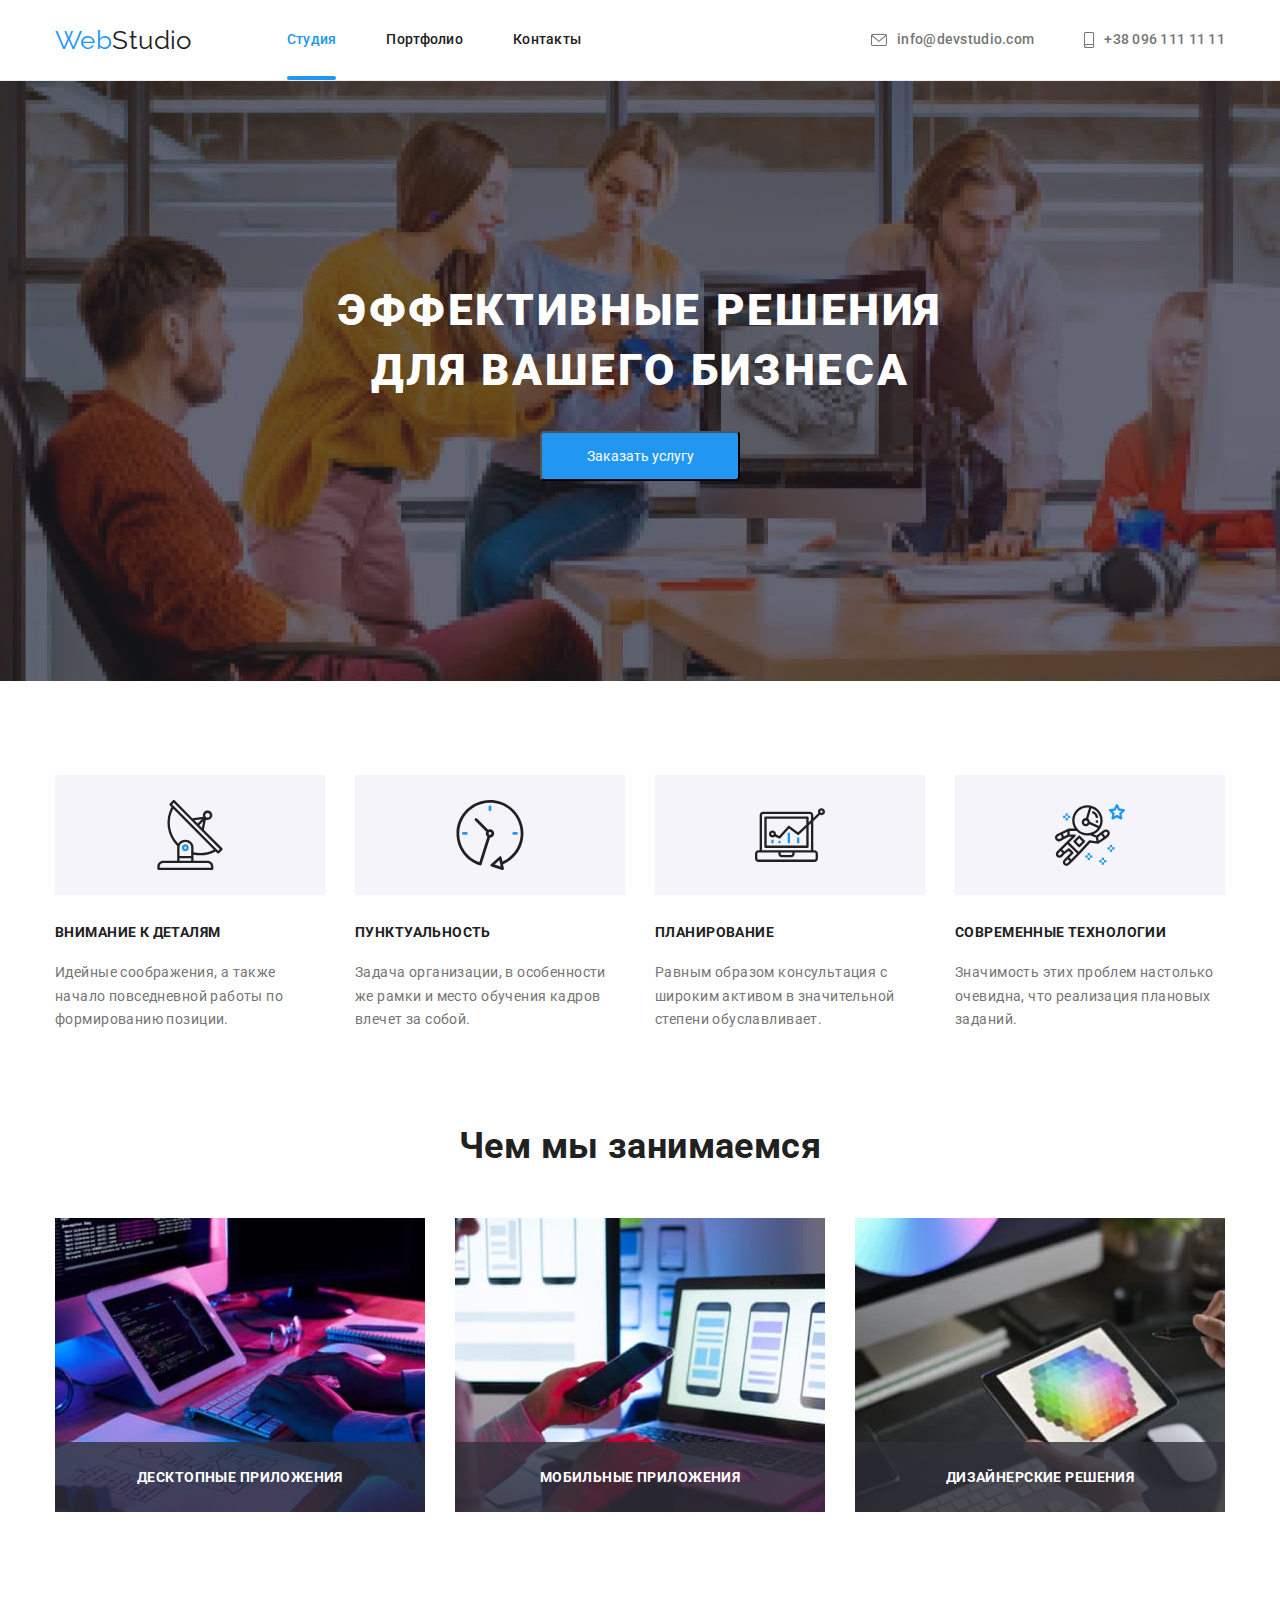
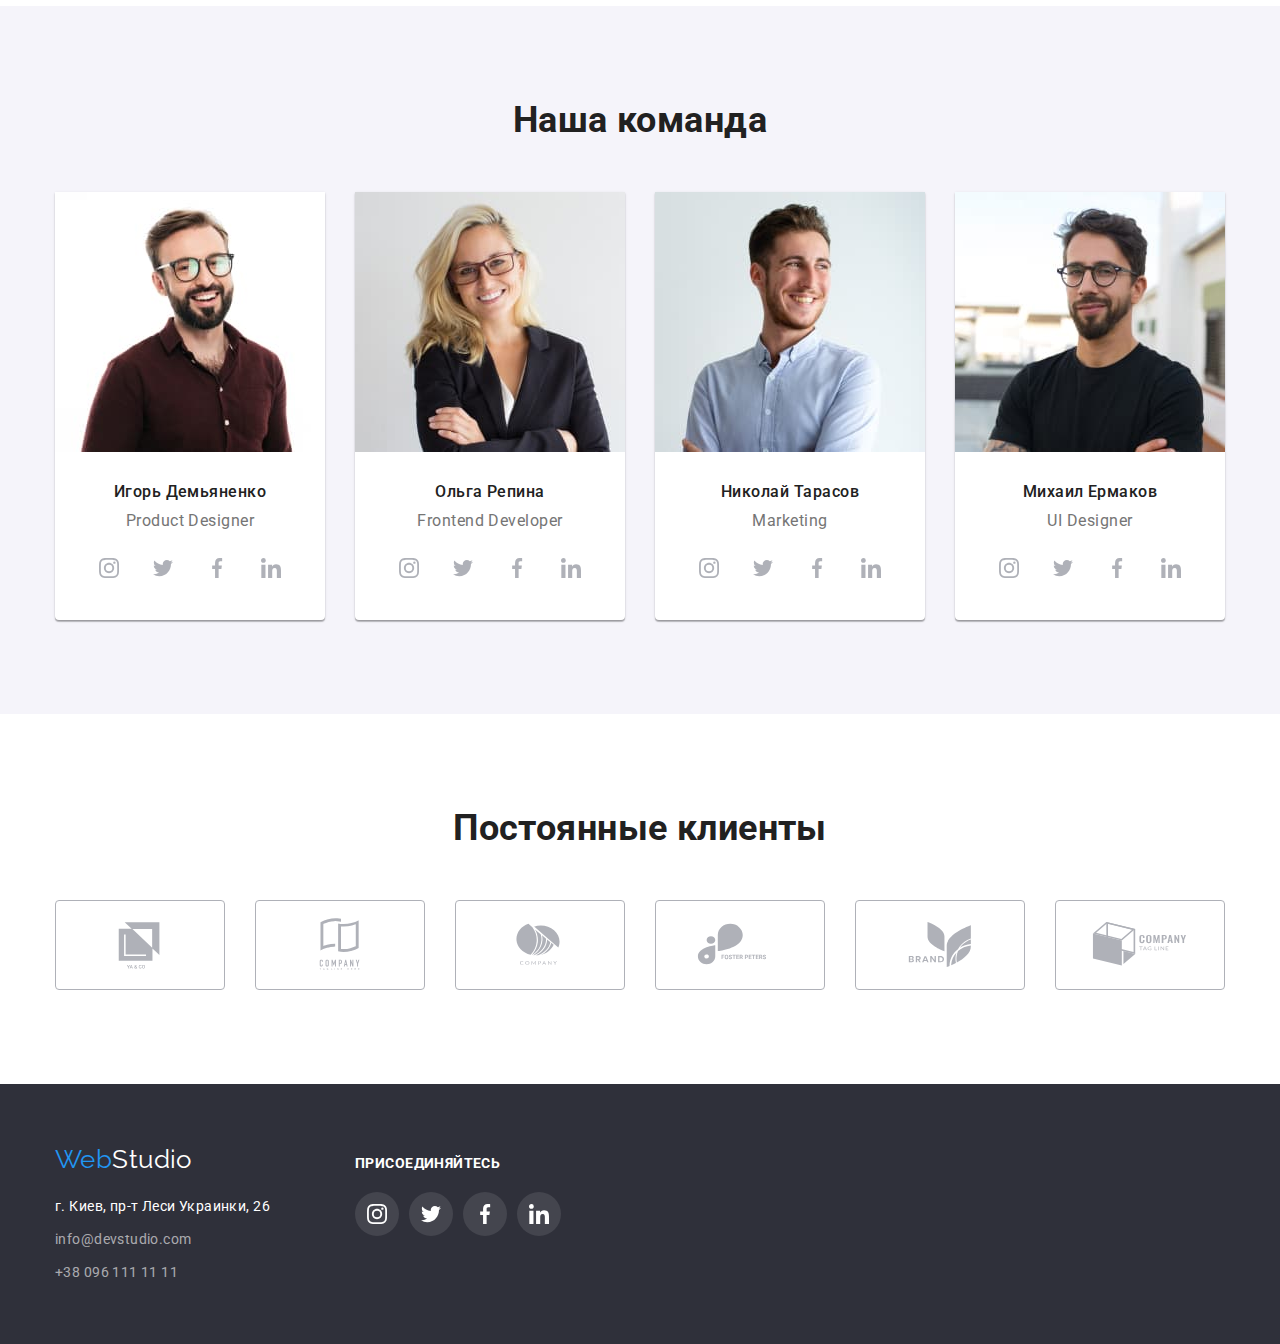
<file: index.html>
<!DOCTYPE html>
<html lang="ru">
<head>
    <meta charset="UTF-8">
    <meta http-equiv="X-UA-Compatible" content="IE=edge">
    <meta name="viewport" content="width=device-width, initial-scale=1.0">
    <title>WebStudio</title>
    <link rel="preconnect" href="https://fonts.googleapis.com">
    <link rel="preconnect" href="https://fonts.gstatic.com" crossorigin>
    <link href="https://fonts.googleapis.com/css2?family=Raleway:wght@700&family=Roboto:wght@400;500;700;900&display=swap" rel="stylesheet">
    <link rel="stylesheet" href="https://cdnjs.cloudflare.com/ajax/libs/modern-normalize/1.1.0/modern-normalize.min.css">
    <link rel="stylesheet" href="./css/styles.css">
</head>
<body>
    <header class="page-header">
        <div class="container main-header">
            <nav class="main-nav">
                <a class="logo" href="./index.html">
                    <span class="logo-color">Web</span>Studio
                </a>
                <ul class="list nav-list">
                    <li class="nav-item"><a class="link nav-link currentpage" href="./index.html">Студия</a></li>
                    <li class="nav-item"><a class="link nav-link" href="./portfolio.html">Портфолио</a></li>
                    <li class="nav-item"><a class="link nav-link" href="">Контакты</a></li>
                </ul>
            </nav>
            <ul class="list nav-info">
                <li class="nav-item">
                    <a class="link nav-contact" href="mailto:info@devstudio.com">
                        <svg class="nav-icon" width="16px" height="12px">
                            <use href="./images/icons.svg#icon-envelope"></use>
                        </svg>
                        info@devstudio.com
                    </a>
                </li>
                <li class="nav-item">
                    <a class="link nav-contact" href="tel:+380961111111">
                        <svg class="nav-icon" width="10px" height="16px">
                            <use href="./images/icons.svg#icon-smartphone"></use>
                        </svg>
                        +38 096 111 11 11
                    </a>
                </li>
            </ul>
        </div>
    </header>

    <main>
        <!-- HERO -->
        <section class="hero">
            <div class="container">
                <h1 class="hero-title">Эффективные решения для вашего бизнеса</h1>
                <button class="hero-button" type="button" data-modal-open>Заказать услугу</button>
            </div>
        </section>

        <!-- Особенности -->
        <section class="section features-main">
            <div class="container">
                <h2 class="hide-title">Особенности</h2> <!-- для accessibility. нужно будет спрятать -->
                
                <ul class="list features-list">
                    <li class="features-item icon-antenna">
                        <h3 class="features-title">Внимание к деталям</h3>
                        <p class="features-text">Идейные соображения, а также начало повседневной работы по формированию позиции.</p>
                    </li>
                    <li class="features-item icon-clock">
                        <h3 class="features-title">Пунктуальность</h3>
                        <p class="features-text">Задача организации, в особенности же рамки и место обучения кадров влечет за собой.</p>
                    </li>
                    <li class="features-item icon-diagram">
                        <h3 class="features-title">Планирование</h3>
                        <p class="features-text">Равным образом консультация с широким активом в значительной степени обуславливает.</p>
                    </li>
                    <li class="features-item icon-astraunavt">
                        <h3 class="features-title">Современные технологии</h3>
                        <p class="features-text">Значимость этих проблем настолько очевидна, что реализация плановых заданий.</p>
                    </li>
                </ul>
            </div>
        </section>

        <!-- Чем мы занимаемся -->
        <section class="section">
            <div class="container">
                <h2 class="section-title">Чем мы занимаемся</h2>
                <ul class="list description-list">
                    <li class="description-item">
                        <img class="description-img" width="370" src="./images/description/coding.jpg" alt="Кодировка">
                        <div class="description-block">
                            <p class="description-label">Десктопные приложения</p>
                        </div>
                    </li>
                    <li class="description-item">
                        <img class="description-img" width="370" src="./images/description/phone.jpg" alt="Телефон">
                        <div class="description-block">
                            <p class="description-label">Мобильные приложения</p>
                        </div>
                    </li>
                    <li class="description-item">
                        <img class="description-img" width="370" src="./images/description/tablet.jpg" alt="Планшет">
                        <div class="description-block">
                            <p class="description-label">Дизайнерские решения</p>
                        </div>
                    </li>
                </ul>
            </div>
        </section>

        <!-- Наша команда -->
        <section class="section ourteam">
            <div class="container">
                <h2 class="section-title">Наша команда</h2>
                <ul class="list team-list">
                    <li class="team-card">
                        <img width="270" src="./images/team/Igor.jpg" alt="Игорь Демьяненко">
                        <div class="team-layout">
                            <h3 class="team-name">Игорь Демьяненко</h3>
                            <p class="team-description">Product Designer</p>
                            <ul class="list icon-society">
                                <li class="list-society">
                                    <a class="society" target="_blank" rel="noopener noreferrer" href="">
                                        <svg width="20px" height="20px">
                                            <use href="./images/icons.svg#icon-instagram"></use>
                                        </svg>
                                    </a>
                                </li>
                                <li class="list-society">
                                    <a class="society" target="_blank" rel="noopener noreferrer" href="">
                                        <svg width="20px" height="20px">
                                            <use href="./images/icons.svg#icon-twitter"></use>
                                        </svg>
                                    </a>
                                </li>
                                <li class="list-society">
                                    <a class="society" target="_blank" rel="noopener noreferrer" href="">
                                        <svg width="20px" height="20px">
                                            <use href="./images/icons.svg#icon-facebook"></use>
                                        </svg>
                                    </a>
                                </li>
                                <li class="list-society">
                                    <a class="society" target="_blank" rel="noopener noreferrer" href="">
                                        <svg width="20px" height="20px">
                                            <use href="./images/icons.svg#icon-linkedin"></use>
                                        </svg>
                                    </a>
                                </li>
                            </ul>
                        </div>
                    </li>
                    <li class="team-card">
                        <img width="270" src="./images/team/Olga.jpg" alt="Ольга Репина">
                        <div class="team-layout">
                            <h3 class="team-name">Ольга Репина</h3>
                            <p class="team-description">Frontend Developer</p>
                            <ul class="list icon-society">
                                <li class="list-society">
                                    <a class="society" target="_blank" rel="noopener noreferrer" href="">
                                        <svg width="20px" height="20px">
                                            <use href="./images/icons.svg#icon-instagram"></use>
                                        </svg>
                                    </a>
                                </li>
                                <li class="list-society">
                                    <a class="society" target="_blank" rel="noopener noreferrer" href="">
                                        <svg width="20px" height="20px">
                                            <use href="./images/icons.svg#icon-twitter"></use>
                                        </svg>
                                    </a>
                                </li>
                                <li class="list-society">
                                    <a class="society" target="_blank" rel="noopener noreferrer" href="">
                                        <svg width="20px" height="20px">
                                            <use href="./images/icons.svg#icon-facebook"></use>
                                        </svg>
                                    </a>
                                </li>
                                <li class="list-society">
                                    <a class="society" target="_blank" rel="noopener noreferrer" href="">
                                        <svg width="20px" height="20px">
                                            <use href="./images/icons.svg#icon-linkedin"></use>
                                        </svg>
                                    </a>
                                </li>
                            </ul>
                        </div>
                    </li>
                    <li class="team-card">
                        <img width="270" src="./images/team/Nikolay.jpg" alt="Николай Тарасов">
                        <div class="team-layout">
                            <h3 class="team-name">Николай Тарасов</h3>
                            <p class="team-description">Marketing</p>
                            <ul class="list icon-society">
                                <li class="list-society">
                                    <a class="society" target="_blank" rel="noopener noreferrer" href="">
                                        <svg width="20px" height="20px">
                                            <use href="./images/icons.svg#icon-instagram"></use>
                                        </svg>
                                    </a>
                                </li>
                                <li class="list-society">
                                    <a class="society" target="_blank" rel="noopener noreferrer" href="">
                                        <svg width="20px" height="20px">
                                            <use href="./images/icons.svg#icon-twitter"></use>
                                        </svg>
                                    </a>
                                </li>
                                <li class="list-society">
                                    <a class="society" target="_blank" rel="noopener noreferrer" href="">
                                        <svg width="20px" height="20px">
                                            <use href="./images/icons.svg#icon-facebook"></use>
                                        </svg>
                                    </a>
                                </li>
                                <li class="list-society">
                                    <a class="society" target="_blank" rel="noopener noreferrer" href="">
                                        <svg width="20px" height="20px">
                                            <use href="./images/icons.svg#icon-linkedin"></use>
                                        </svg>
                                    </a>
                                </li>
                            </ul>
                        </div>
                    </li>
                    <li class="team-card">
                        <img width="270" src="./images/team/Mihail.jpg" alt="Михаил Ермаков">
                        <div class="team-layout">
                            <h3 class="team-name">Михаил Ермаков</h3>
                            <p class="team-description">UI Designer</p>
                            <ul class="list icon-society">
                                <li class="list-society">
                                    <a class="society" target="_blank" rel="noopener noreferrer" href="">
                                        <svg width="20px" height="20px">
                                            <use href="./images/icons.svg#icon-instagram"></use>
                                        </svg>
                                    </a>
                                </li>
                                <li class="list-society">
                                    <a class="society" target="_blank" rel="noopener noreferrer" href="">
                                        <svg width="20px" height="20px">
                                            <use href="./images/icons.svg#icon-twitter"></use>
                                        </svg>
                                    </a>
                                </li>
                                <li class="list-society">
                                    <a class="society" target="_blank" rel="noopener noreferrer" href="">
                                        <svg width="20px" height="20px">
                                            <use href="./images/icons.svg#icon-facebook"></use>
                                        </svg>
                                    </a>
                                </li>
                                <li class="list-society">
                                    <a class="society" target="_blank" rel="noopener noreferrer" href="">
                                        <svg width="20px" height="20px">
                                            <use href="./images/icons.svg#icon-linkedin"></use>
                                        </svg>
                                    </a>
                                </li>
                            </ul>
                        </div>
                    </li>
                </ul>
            </div>
        </section>

        <!-- Постоянные клиенты -->
        <section class="section">
            <div class="container">
                <h2 class="section-title">Постоянные клиенты</h2>
                <ul class="list clients-list">
                    <li class="icon-list">
                        <a class="link-client" href="">
                            <svg width="106px" height="60px">
                                <use href="./images/icons.svg#icon-logo-1"></use>
                            </svg>
                        </a>
                    </li>
                    <li class="icon-list">
                        <a href="" class="link-client">
                            <svg width="106px" height="60px">
                                <use href="./images/icons.svg#icon-logo-2"></use>
                            </svg>
                        </a>
                    </li>
                    <li class="icon-list">
                        <a href="" class="link-client">
                            <svg width="106" height="60">
                                <use href="./images/icons.svg#icon-logo-3"></use>
                            </svg>
                        </a>
                    </li>
                    <li class="icon-list">
                        <a href="" class="link-client">
                            <svg width="106px" height="60px">
                                <use href="./images/icons.svg#icon-logo-4"></use>
                            </svg>
                        </a>
                    </li>
                    <li class="icon-list">
                        <a href="" class="link-client">
                            <svg width="106px" height="60px">
                                <use href="./images/icons.svg#icon-logo-5"></use>
                            </svg>
                        </a>
                    </li>
                    <li class="icon-list">
                        <a href="" class="link-client">
                            <svg width="106px" height="60px">
                                <use href="./images/icons.svg#icon-logo-6"></use>
                            </svg>
                        </a>
                    </li>
                </ul>
            </div>
        </section>
    </main>

    <footer class="footer">
        <div class="container footer-layer">
            <div>
                <a class="logo footer-logo" href="./index.html">
                    <span class="logo-color">Web</span>Studio
                </a>
                <address>
                    <ul class="list">
                        <li class="footer-item"><a class="link footer-address" href="">г. Киев, пр-т Леси Украинки, 26</a></li>
                        <li class="footer-item"><a class="link footer-mail" href="mailto:info@devstudio.com">info@devstudio.com</a>
                        </li>
                        <li class="footer-item"><a class="link footer-tel" href="tel:+380961111111">+38 096 111 11 11</a></li>
                    </ul>
                </address>
            </div>
            <div class="footer-connect">
                <h3 class="connect-title">присоединяйтесь</h3>
                <ul class="list footer-icons">
                    <li class="list-society">
                        <a class="society society-color" target="blank" rel="noopener noreferrer" href="">
                            <svg width="20px" height="20px">
                                <use href="./images/icons.svg#icon-instagram"></use>
                            </svg>
                        </a>
                    </li>
                    <li class="list-society">
                        <a class="society society-color" target="blank" rel="noopener noreferrer" href="">
                            <svg width="20px" height="20px">
                                <use href="./images/icons.svg#icon-twitter"></use>
                            </svg>
                        </a>
                    </li>
                    <li class="list-society">
                        <a class="society society-color" target="blank" rel="noopener noreferrer" href="">
                            <svg width="20px" height="20px">
                                <use href="./images/icons.svg#icon-facebook"></use>
                            </svg>
                        </a>
                    </li>
                    <li class="list-society">
                        <a class="society society-color" target="blank" rel="noopener noreferrer" href="">
                            <svg width="20px" height="20px">
                                <use href="./images/icons.svg#icon-linkedin"></use>
                            </svg>
                        </a>
                    </li>
                </ul>
            </div>
        </div>
    </footer>
    <div class="backdrop is-hidden" data-modal>
        <div class="modal">
            <button class="icon-modal" data-modal-close aria-label="закрыть">
                <svg width="18px" height="18px">
                    <use href="./images/icons.svg#modal-close"></use>
                </svg>
            </button>
        </div>
    <script src="./js/modal.js"></script>
</body>
</html>
</file>
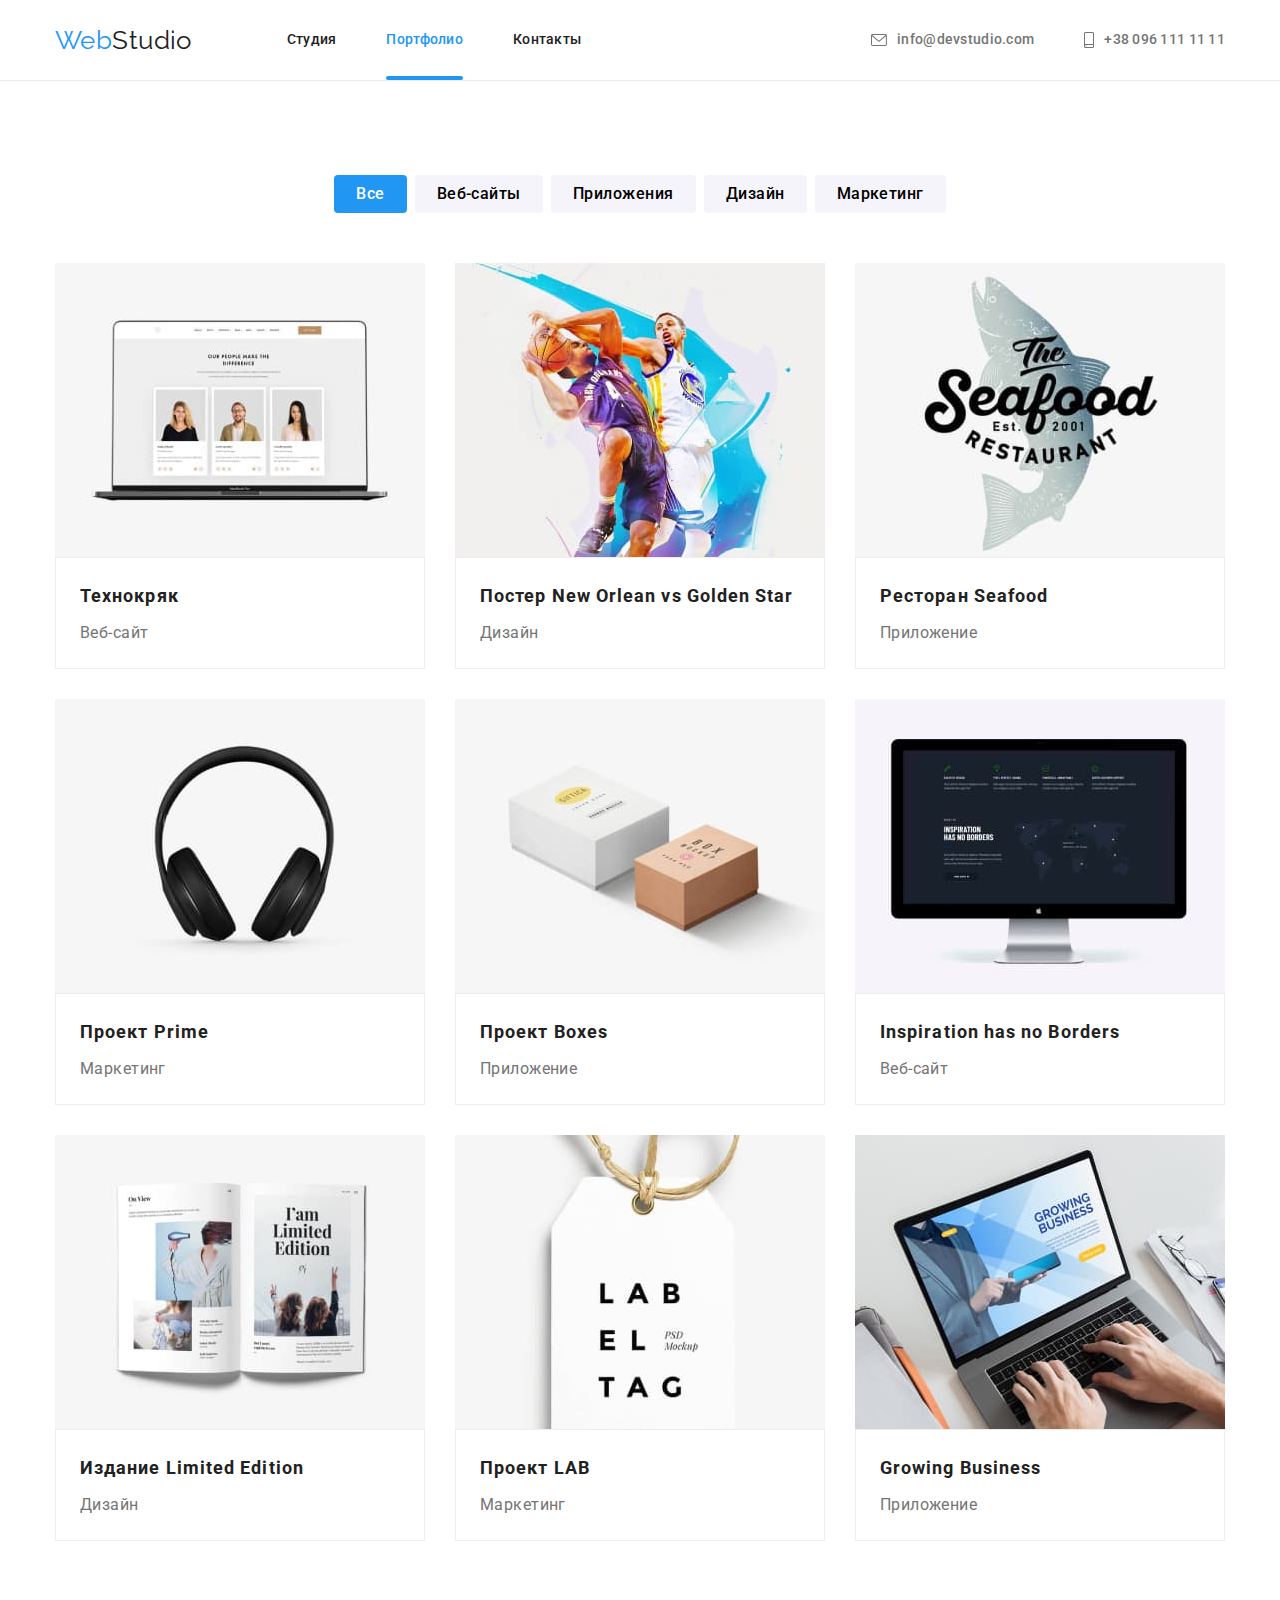
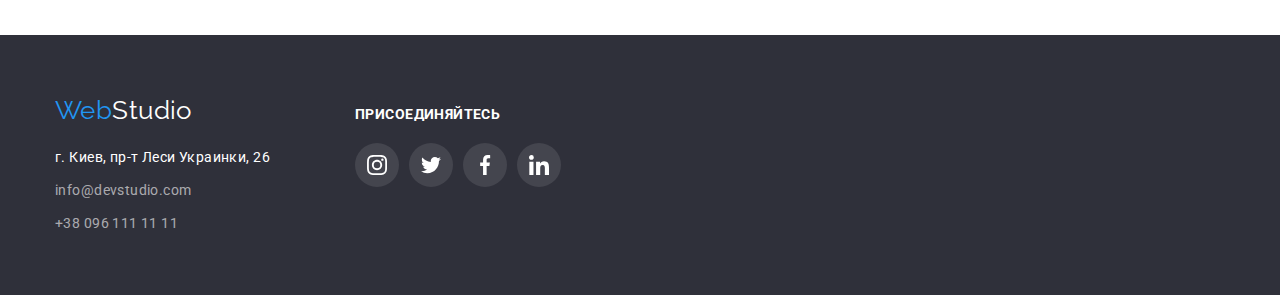
<file: portfolio.html>
<!DOCTYPE html>
<html lang="ru">
<head>
    <meta charset="UTF-8">
    <meta http-equiv="X-UA-Compatible" content="IE=edge">
    <meta name="viewport" content="width=device-width, initial-scale=1.0">
    <title>WebStudio</title>
    <link rel="preconnect" href="https://fonts.googleapis.com">
    <link rel="preconnect" href="https://fonts.gstatic.com" crossorigin>
    <link href="https://fonts.googleapis.com/css2?family=Raleway:wght@700&family=Roboto:wght@400;500;700;900&display=swap" rel="stylesheet">
    <link rel="stylesheet" href="https://cdnjs.cloudflare.com/ajax/libs/modern-normalize/1.1.0/modern-normalize.min.css">
    <link rel="stylesheet" href="./css/styles.css">
</head>
<body>
    <header class="page-header">
        <div class="container main-header">
            <nav class="main-nav">
                <a class="logo" href="./index.html">
                    <span class="logo-color">Web</span>Studio
                </a>
                <ul class="list nav-list">
                    <li class="nav-item"><a class="link nav-link" href="./index.html">Студия</a></li>
                    <li class="nav-item"><a class="link nav-link currentpage" href="./portfolio.html">Портфолио</a></li>
                    <li class="nav-item"><a class="link nav-link" href="">Контакты</a></li>
                </ul>
            </nav>
            <ul class="list nav-info">
                <li class="nav-item">
                    <a class="link nav-contact" href="mailto:info@devstudio.com">
                        <svg class="nav-icon" width="16px" height="12px">
                            <use href="./images/icons.svg#icon-envelope"></use>
                        </svg>
                        info@devstudio.com
                    </a>
                </li>
                <li class="nav-item">
                    <a class="link nav-contact" href="tel:+380961111111">
                        <svg class="nav-icon" width="10px" height="16px">
                            <use class="icon-info" href="./images/icons.svg#icon-smartphone"></use>
                        </svg>
                        +38 096 111 11 11
                    </a>
                </li>
            </ul>
        </div>
    </header>

    <main>
        <!-- Filter -->
        <section class="section">
            <div class="container">
                <h1  class="hide-title">Портфолио</h1> <!-- для accessibility. нужно будет спрятать -->
                <ul class="list filter-list">
                    <li class="filter-item">
                        <button class="filter-button active" type="button">Все</button>
                    </li>
                    <li class="filter-item">
                        <button class="filter-button" type="button">Веб-сайты</button>
                    </li>
                    <li class="filter-item">
                        <button class="filter-button" type="button">Приложения</button>
                    </li>
                    <li class="filter-item">
                        <button class="filter-button" type="button">Дизайн</button>
                    </li>
                    <li class="filter-item">
                        <button class="filter-button" type="button">Маркетинг</button>
                    </li>
                </ul>
                <!-- Portfolio -->
                <ul class="list portfolio">
                    <li class="portfolio-card">
                        <div class="thumb">
                            <img width="370" src="./images/Portfolio1.jpg" alt="Ноутбук">
                            <div class="overlay">
                                <p class="label">Технокряк это современная площадка распространения коронавируса. Компании используют эту платформу
                                    для цифрового шпионажа и атак на защищённые сервера конкурентов.</p>
                            </div>
                        </div>
                        <div class="portfolio-frame">
                            <h2 class="portfolio-title">Технокряк</h2>
                            <p class="portfolio-description">Веб-сайт</p>
                        </div>
                    </li>
                    <li class="portfolio-card">
                        <div class="thumb">
                            <img width="370" src="./images/Portfolio2.jpg" alt="Баскетбол">
                            <div class="overlay">
                                <p class="label">Технокряк это современная площадка распространения коронавируса. Компании используют эту платформу
                                    для цифрового шпионажа и атак на защищённые сервера конкурентов.</p>
                            </div>
                        </div>
                        <div class="portfolio-frame">
                            <h2 class="portfolio-title">Постер New Orlean vs Golden Star</h2>
                            <p class="portfolio-description">Дизайн</p>
                        </div>
                    </li>
                    <li class="portfolio-card">
                        <div class="thumb">
                            <img width="370" src="./images/Portfolio3.jpg" alt="Логотип">
                            <div class="overlay">
                                <p class="label">Технокряк это современная площадка распространения коронавируса. Компании используют эту платформу
                                    для цифрового шпионажа и атак на защищённые сервера конкурентов.</p>
                            </div>
                        </div>
                        <div class="portfolio-frame">
                            <h2 class="portfolio-title">Ресторан Seafood</h2>
                            <p class="portfolio-description">Приложение</p>
                        </div>
                    </li>
                    <li class="portfolio-card">
                        <div class="thumb">
                            <img width="370" src="./images/Portfolio4.jpg" alt="Наушники">
                            <div class="overlay">
                                <p class="label">Технокряк это современная площадка распространения коронавируса. Компании используют эту платформу
                                    для цифрового шпионажа и атак на защищённые сервера конкурентов.</p>
                            </div>
                        </div>
                        <div class="portfolio-frame">
                            <h2 class="portfolio-title">Проект Prime</h2>
                            <p class="portfolio-description">Маркетинг</p>
                        </div>
                    </li>
                    <li class="portfolio-card">
                        <div class="thumb">
                            <img width="370" src="./images/Portfolio5.jpg" alt="Коробки">
                            <div class="overlay">
                                <p class="label">Технокряк это современная площадка распространения коронавируса. Компании используют эту платформу
                                    для цифрового шпионажа и атак на защищённые сервера конкурентов.</p>
                            </div>
                        </div>
                        <div class="portfolio-frame">
                            <h2 class="portfolio-title">Проект Boxes</h2>
                            <p class="portfolio-description">Приложение</p>
                        </div>
                    </li>
                    <li class="portfolio-card">
                        <div class="thumb">
                            <img width="370" src="./images/Portfolio6.jpg" alt="Монитор">
                            <div class="overlay">
                                <p class="label">Технокряк это современная площадка распространения коронавируса. Компании используют эту платформу
                                    для цифрового шпионажа и атак на защищённые сервера конкурентов.</p>
                            </div>
                        </div>
                        <div class="portfolio-frame">
                            <h2 class="portfolio-title">Inspiration has no Borders</h2>
                            <p class="portfolio-description">Веб-сайт</p>
                        </div>
                    </li>
                    <li class="portfolio-card">
                        <div class="thumb">
                            <img width="370" src="./images/Portfolio7.jpg" alt="Книга">
                            <div class="overlay">
                                <p class="label">Технокряк это современная площадка распространения коронавируса. Компании используют эту платформу
                                    для цифрового шпионажа и атак на защищённые сервера конкурентов.</p>
                            </div>
                        </div>
                        <div class="portfolio-frame">
                            <h2 class="portfolio-title">Издание Limited Edition</h2>
                            <p class="portfolio-description">Дизайн</p>
                        </div>
                    </li>
                    <li class="portfolio-card">
                        <div class="thumb">
                            <img width="370" src="./images/Portfolio8.jpg" alt="Логотип">
                            <div class="overlay">
                                <p class="label">Технокряк это современная площадка распространения коронавируса. Компании используют эту платформу
                                    для цифрового шпионажа и атак на защищённые сервера конкурентов.</p>
                            </div>
                        </div>
                        <div class="portfolio-frame">
                            <h2 class="portfolio-title">Проект LAB</h2>
                            <p class="portfolio-description">Маркетинг</p>
                        </div>
                    </li>
                    <li class="portfolio-card">
                        <div class="thumb">
                            <img width="370" src="./images/Portfolio9.jpg" alt="Ноутбук">
                            <div class="overlay">
                                <p class="label">Технокряк это современная площадка распространения коронавируса. Компании используют эту платформу
                                    для цифрового шпионажа и атак на защищённые сервера конкурентов.</p>
                            </div>
                        </div>
                        <div class="portfolio-frame">
                            <h2 class="portfolio-title">Growing Business</h2>
                            <p class="portfolio-description">Приложение</p>
                        </div>
                    </li>
                </ul>
            </div>
        </section>
    </main>

    <footer class="footer">
        <div class="container footer-layer">
            <div>
                <a class="logo footer-logo" href="./index.html">
                    <span class="logo-color">Web</span>Studio
                </a>
                <address>
                    <ul class="list">
                        <li class="footer-item"><a class="link footer-address" href="">г. Киев, пр-т Леси Украинки, 26</a>
                        </li>
                        <li class="footer-item"><a class="link footer-mail"
                                href="mailto:info@devstudio.com">info@devstudio.com</a>
                        </li>
                        <li class="footer-item"><a class="link footer-tel" href="tel:+380961111111">+38 096 111 11 11</a>
                        </li>
                    </ul>
                </address>
            </div>
            <div class="footer-connect">
                <h3 class="connect-title">присоединяйтесь</h3>
                <ul class="list footer-icons">
                    <li class="list-society">
                        <a class="society society-color" target="blank" rel="noopener noreferrer" href="">
                            <svg width="20px" height="20px">
                                <use href="./images/icons.svg#icon-instagram"></use>
                            </svg>
                        </a>
                    </li>
                    <li class="list-society">
                        <a class="society society-color" target="blank" rel="noopener noreferrer" href="">
                            <svg width="20px" height="20px">
                                <use href="./images/icons.svg#icon-twitter"></use>
                            </svg>
                        </a>
                    </li>
                    <li class="list-society">
                        <a class="society society-color" target="blank" rel="noopener noreferrer" href="">
                            <svg width="20px" height="20px">
                                <use href="./images/icons.svg#icon-facebook"></use>
                            </svg>
                        </a>
                    </li>
                    <li class="list-society">
                        <a class="society society-color" target="blank" rel="noopener noreferrer" href="">
                            <svg width="20px" height="20px">
                                <use href="./images/icons.svg#icon-linkedin"></use>
                            </svg>
                        </a>
                    </li>
                </ul>
            </div>
        </div>
    </footer>
</body>
</html>
</file>
<file: css/styles.css>
:root {
    --primary-white-color: #fff;
    --primary-text-color: #212121;
    --secondary-text-color: #757575;
    --accent-color: #2196F3;
    --primary-font-family: Roboto;
    --secondary-font-family: Sans-serif;

}

body {
    font-family: var(--primary-font-family), var(--secondary-font-family);
    font-size: 14px;
    letter-spacing: 0.03em;

    background-color: var(--primary-white-color);
    color: var(--primary-text-color);
}

h1,
h2,
h3,
h4,
ul,
p {
    margin: 0;
    padding: 0;
}

img {
    display: block;
}

/* Утилиты */

.section {
    padding-top: 94px;
    padding-bottom: 94px;
}

.container {
    margin-left: auto;
    margin-right: auto;
    padding-left: 15px;
    padding-right: 15px;

    width: 1200px;
}

.link {
    text-decoration: none;
}

.list {
    list-style: none;
}

.hide-title {
    position: absolute;
    white-space: nowrap;
    width: 1px;
    height: 1px;
    overflow: hidden;
    border: 0;
    padding: 0;
    clip: rect(0 0 0 0);
    clip-path: inset(50%);
    margin: -1px;
}

/* Header */

.page-header {
    border-bottom: 1px solid #ECECEC;
}

.main-header {
    display: flex;
    align-items: center;
}

.main-nav {
    display: flex;
    align-items: center;
}

.logo {
    font-family: 'Raleway';
    font-size: 26px;
    line-height: 1.19;
    text-decoration: none;

    color: var(--primary-text-color)
}

.logo .logo-color {
    color: var(--accent-color);
}

.nav-list {
    display: flex;
    margin-left: 95px;
}

.nav-info {
    display: flex;
    margin-left: auto;
    align-items: center;
}

.nav-item {
    display: flex;
    align-items: center;
    font-weight: 500;
    font-size: 14px;
    line-height: 1.14;
    letter-spacing: 0.02em;
    color: var(--secondary-text-color);

    cursor: pointer;
}

.nav-item:not(:last-child) {
    margin-right: 50px;
}

.nav-link {
    position: relative;
    display: block;
}

.nav-link,
.nav-contact {
    padding-top: 32px;
    padding-bottom: 32px;

    font-weight: 500;
    line-height: 1.14;
    letter-spacing: 0.02em;

    color: var(--primary-text-color);

    transition: color 250ms cubic-bezier(0.4, 0, 0.2, 1);
}

.nav-contact {
    display: flex;
    align-items: center;
    color: var(--secondary-text-color);

    transition: color 250ms cubic-bezier(0.4, 0, 0.2, 1);
}

.nav-icon {
    margin-right: 10px;
    fill: currentColor;
}

.nav-icon:hover,
.nav-icon:focus,
.nav-link:hover,
.nav-link:focus,
.nav-contact:hover,
.nav-contact:focus {
    fill: var(--accent-color);
    color: var(--accent-color);
}

.current {
    color: var(--accent-color)
}

.currentpage::after {
    position: absolute;
    content: '';
    display: block;
    bottom: 0;

    width: 100%;
    height: 4px;
    background: var(--accent-color);
    border-radius: 2px;
    background-repeat: no-repeat;
    background-position: bottom;
}

.currentpage {
    color: var(--accent-color);
}

/* Hero */

.hero {
    margin: 0px auto;
    padding-top: 200px;
    padding-bottom: 200px;
    max-width: 1600px;
    text-align: center;
    background: #2F303A;

    background-image: linear-gradient(to right,
                rgba(47, 48, 58, 0.4),
                rgba(47, 48, 58, 0.4)),
            url(../images/hero.jpg);
}

.hero-title {
    width: 696px;
    margin: 0px auto 30px auto;

    font-weight: 900;
    font-size: 44px;
    line-height: 1.36;
    letter-spacing: 0.06em;
    text-transform: uppercase;
    text-align: center;

    color: var(--primary-white-color);
}

.hero-button {
    width: 200px;
    height: 50px;

    color: white;
    background: #2196F3;

    border-radius: 4px;
    cursor: pointer;
}

/* Модальное окно */

.backdrop {
    position: fixed;
    top: 0%;
    left: 0;
    width: 100%;
    height: 100%;

    background-color: rgba(0, 0, 0, 0.2);

    transition: opacity ease-in-out .3s;
}

.backdrop.is-hidden {
    visibility: hidden;
    opacity: 0;
    pointer-events: none;

    transition: 0.5s;
}

.modal {
    position: absolute;
    top: 50%;
    left: 50%;
    transform: translate(-50%, -50%);

    width: 528px;
    height: 581px;

    background-color: rgba(255, 255, 255, 1);
}

.icon-modal {
    display: flex;
    position: absolute;
    top: 0;
    right: 0;
    margin: 8px 8px;

    align-items: center;
    width: 30px;
    height: 30px;

    border-radius: 50%;
    background: #FFFFFF;
    border: 1px solid rgba(0, 0, 0, 0.1);

    cursor: pointer;
}

/* Особенности */

.features-main {
    padding-bottom: 0px;
}

.features-list {
    display: flex;
}

.features-item {
    width: 270px;
    margin-right: 30px;
}

.features-item:last-child {
    margin-right: 0;
}

.features-item::before {
    display: block;
    content: '';
    height: 120px;
    margin-bottom: 30px;

    background-color: #F5F4FA;
    background-size: 70px;
    background-repeat: no-repeat;
    background-position: center;
}

.icon-antenna::before {
    background-image: url(../images/features/antenna.svg);
}

.icon-clock::before {
    background-image: url(../images/features/clock.svg);
}

.icon-diagram::before {
    background-image: url(../images/features/diagram.svg);
}

.icon-astraunavt::before {
    background-image: url(../images/features/astronaut.svg);
}

.features-title {
    margin-bottom: 20px;
    font-size: 14px;
    line-height: 1.14;
    text-transform: uppercase;
}

.features-text {
    line-height: 1.71;
    
    color: var(--secondary-text-color);
}

/* Чем мы занимаемся */

.section-title {
    margin-bottom: 50px;
    font-size: 36px;
    line-height: 1.16;
    text-align: center;
}

.description-list {
    display: flex;
}

.description-item {
    display: flex;
    position: relative;
    justify-content: space-between;
}

.description-item:not(:last-child) {
    margin-right: 30px;
}

.description-block {
    position: absolute;
    display: flex;
    justify-content: center;
    align-items: center;

    bottom: 0;
    left: 0;

    width: 100%;
    height: 70px;
    margin: 0;


    background: rgba(47, 48, 58, 0.8);
}

.description-label {
    font-weight: bold;
    font-size: 14px;
    line-height: 1.14px;
    text-align: center;
    letter-spacing: 0.03em;
    text-transform: uppercase;

    color: #FFFFFF;
}

/* Наша команда */

.ourteam {
    background-color: #F5F4FA;
}

.team-list {
    display: flex;
}

.team-card {
    box-shadow: 0px 1px 3px rgb(0 0 0 / 12%), 0px 1px 1px rgb(0 0 0 / 14%), 0px 2px 1px rgb(0 0 0 / 20%);
    border-radius: 0px 0px 4px 4px;
    
    background-color: #FFFFFF;
}

.team-card:not(:last-child){
    margin-right: 30px;
}

.team-layout {
    padding-top: 30px;
    padding-bottom: 30px;
}

.team-name {
    margin-bottom: 10px;

    font-weight: 500;
    font-size: 16px;
    line-height: 1.19;
    letter-spacing: 0.03em;
    text-align: center;
}

.team-description {
    margin-bottom: 16px;
    font-size: 16px;
    line-height: 1.19;
    letter-spacing: 0.03em;
    text-align: center;

    color: var(--secondary-text-color);
}

.icon-society {
    display: flex;
    padding: 0;
    justify-content: center;
    /* margin-top: 16px; */
    /* margin: 16px 32px 0px 32px; */
    list-style: none;
}

.list-society {
    display: block;
    content: '';
    margin-right: 10px;
    border-radius: 50%;

    cursor: pointer;
}

.list-society:last-child {
    margin-right: 0px;
}

.society {
    display: flex;
    justify-content: center;
    align-items: center;
    width: 44px;
    height: 44px;
    border-radius: 50%;
    background-color: rgba(255, 255, 255, 0.1);
    fill: #AFB1B8;
    transition: background-color 250ms cubic-bezier(0.4, 0, 0.2, 1), fill 250ms cubic-bezier(0.4, 0, 0.2, 1);
}

.society:hover,
.society:focus {
    fill: #fff;
    background-color: var(--accent-color);
}

.society-color {
    fill: #fff;
}

/* Постоянные клиенты */

.clients-list {
    display: flex;
}

.icon-list:not(:last-child) {
    margin-right: 30px;
}

.link-client {
    display: flex;
    content: '';
    align-items: center;
    justify-content: center;
    width: 170px;
    height: 90px;

    fill: #AFB1B8;
    background-color: white;

    border: 1px solid #AFB1B8;
    box-sizing: border-box;
    border-radius: 4px;

    cursor: pointer;

    transition: border 250ms cubic-bezier(0.4, 0, 0.2, 1), fill 250ms cubic-bezier(0.4, 0, 0.2, 1);
}

.link-client:hover,
.link-client:focus {
    border: 1px solid #2196F3;
    fill: #2196F3;
}

/* Filter */

.filter-list {
    display: flex;
    margin-bottom: 50px;
    justify-content: center;
}

.filter-button {
    padding: 6px 22px 6px 22px;
    font-weight: 500;
    font-size: 16px;
    line-height: 1.625;
    letter-spacing: 0.03em;
    text-align: center;
    border: 0px;
    border-radius: 4px;

    cursor: pointer;

    background-color: #F5F4FA;

    transition: color 250ms cubic-bezier(0.4, 0, 0.2, 1), background-color 250ms cubic-bezier(0.4, 0, 0.2, 1), box-shadow 250ms cubic-bezier(0.4, 0, 0.2, 1);
}

.filter-item:not(:last-child) {
    margin-right: 8px;
}

.filter-button:hover,
.filter-button:focus {
    color: var(--primary-white-color);
    background-color: var(--accent-color);
    filter: drop-shadow(0px 4px 4px rgba(0, 0, 0, 0.25));
}

.active {
    color: var(--primary-white-color);
    background-color: var(--accent-color);   
}

/* Portfolio */

.portfolio {
    display: flex;
    flex-wrap: wrap;
}

.portfolio-card {
    width: calc((100% - 60px) / 3);
    margin-right: 30px;
    margin-bottom: 30px;
    transition: box-shadow 250ms cubic-bezier(0.4, 0, 0.2, 1);
}

.portfolio-card:nth-child(3n) {
    margin-right: 0px;
}

.portfolio-card:nth-last-child(-n+3) {
    margin-bottom: 0px;
}

.portfolio-card:hover,
.portfolio-card:focus {
    box-shadow: 0px 1px 1px rgba(0, 0, 0, 0.12), 0px 4px 4px rgba(0, 0, 0, 0.06), 1px 4px 6px rgba(0, 0, 0, 0.16);
}

.thumb {
    position: relative;
    overflow: hidden;
}

.overlay {
    position: absolute;
    display: flex;
    justify-content: center;
    align-items: center;
    top: 0;
    left: 0;
    width: 100%;
    height: 100%;
    background: rgba(33, 150, 243, 0.9);

    transform: translateY(100%);
    transition: transform 250ms cubic-bezier(0.4, 0, 0.2, 1);
}

.portfolio-frame {
    padding-top: 20px;
    padding-bottom: 20px;
    padding-right: 24px;
    padding-left: 24px;

    border: 1px solid #EEEEEE;
}

.portfolio-card:hover .overlay,
.portfolio-card:focus .overlay {
    transform: translateY(0);
    transition: transform 250ms cubic-bezier(0.4, 0, 0.2, 1);
}

.label {
    margin: 0;
    padding: 0;
    width: 322px;
    font-size: 18px;
    line-height: 1.55;
    letter-spacing: 0.03em;
    color: #FFFFFF;
}

.portfolio-title {
    margin-bottom: 4px;
    font-size: 18px;
    line-height: 2;
    letter-spacing: 0.06em;
}

.portfolio-description {
    font-size: 16px;
    line-height: 1.87;

    color: var(--secondary-text-color)
}

/* Footer */

.footer {
    padding-top: 60px;
    padding-bottom: 60px;

    background-color: #2F303A;
}

.footer-layer {
    display: flex;
    align-items: baseline;
}

.footer-logo {
    display: block;
    margin-bottom: 20px;
}

.footer .logo {
    color: var(--primary-white-color);
}

.footer-address,
.footer-mail,
.footer-tel {
    font-style: normal;
    line-height: 1.71;
    text-decoration: none;

    color: rgba(255, 255, 255, 0.6);

    transition: color 250ms cubic-bezier(0.4, 0, 0.2, 1);
}

.footer-address {
    color: var(--primary-white-color);
}

.footer-item:not(:last-child) {
    margin-bottom: 9px;
}

.footer-mail:hover,
.footer-tel:hover,
.footer-mail:focus,
.footer-tel:focus {
    color: var(--accent-color);
}

.footer-connect {
    margin-left: 85px;
}

.connect-title {
    margin-bottom: 20px;

    font-weight: bold;
    font-size: 14px;
    line-height: 1.14;
    letter-spacing: 0.03em;
    text-transform: uppercase;
    color: #FFFFFF;
}

.footer-icons {
    display: flex;
}
</file>
